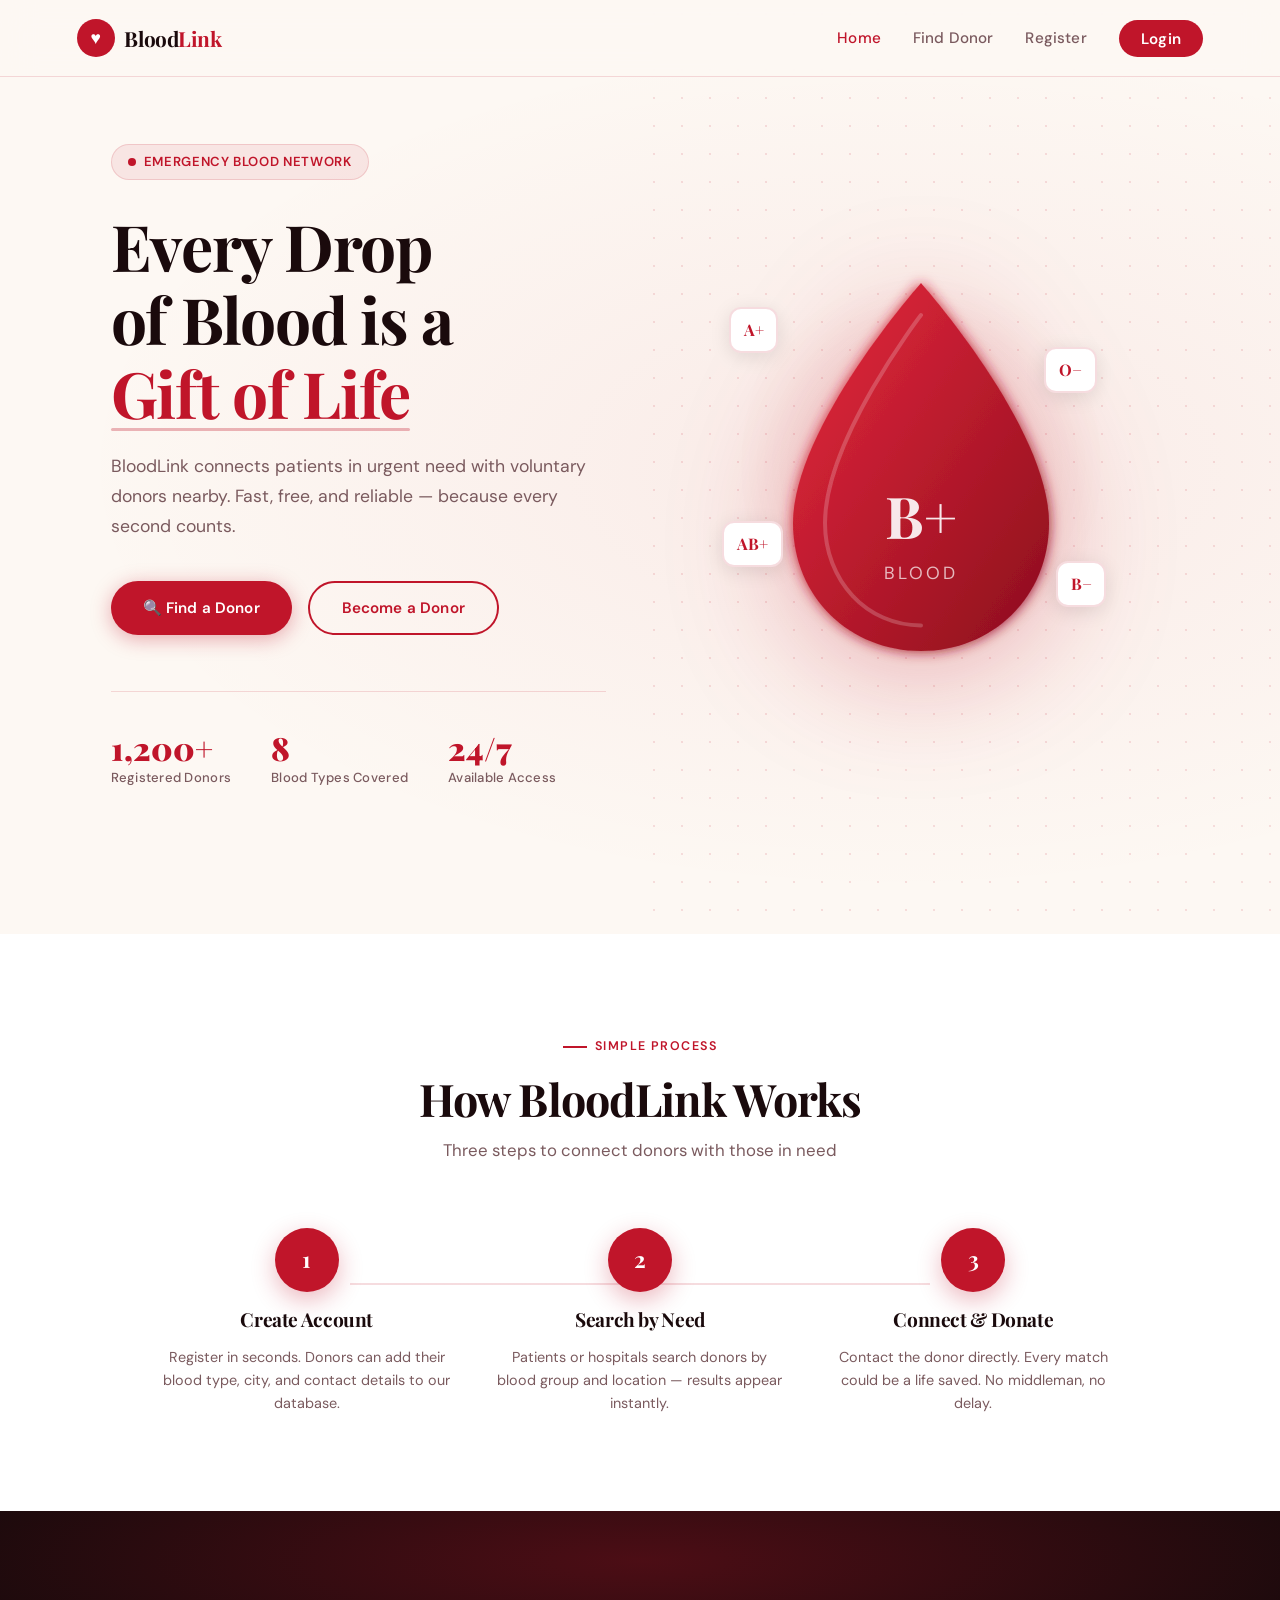
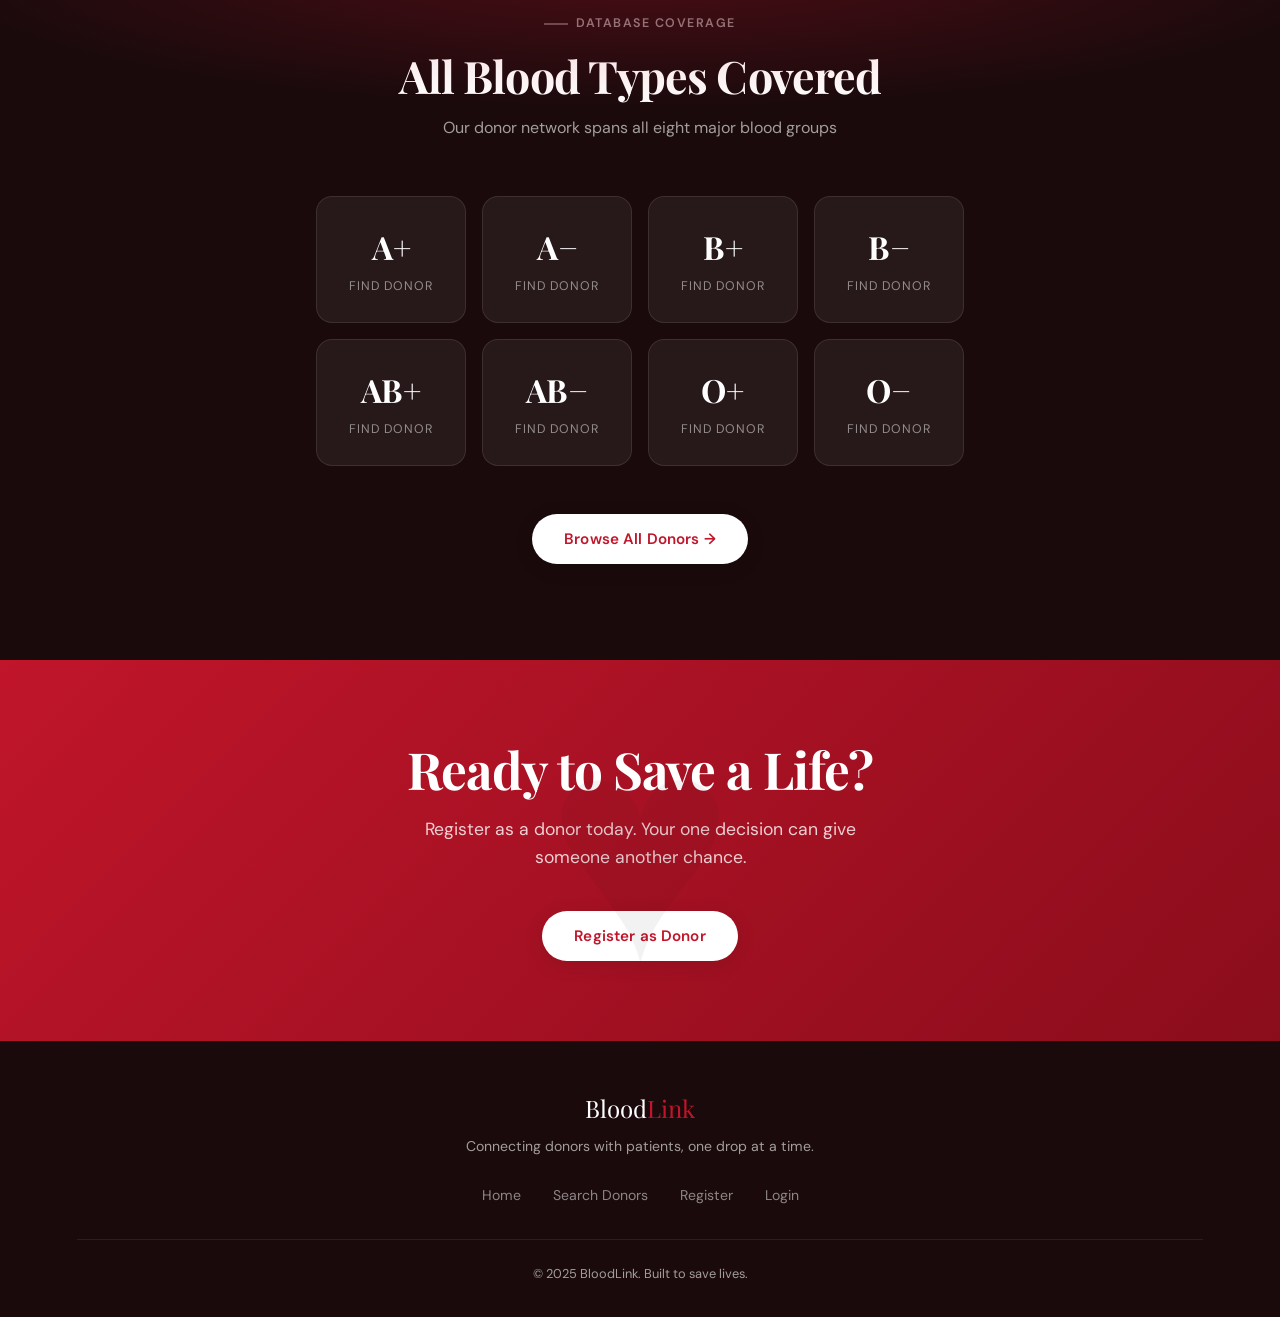
<file: src/main/webapp/index.html>
<!DOCTYPE html>
<html lang="en">
<head>
  <meta charset="UTF-8">
  <meta name="viewport" content="width=device-width, initial-scale=1.0">
  <title>BloodLink — Find Donors. Save Lives.</title>
  <link rel="stylesheet" href="style.css">
</head>
<body>

  <!-- ─── NAV ─────────────────────────────────────── -->
  <nav id="navbar">
    <a href="index.html" class="nav-logo">
      <div class="nav-logo-icon">♥</div>
      <span class="nav-logo-text">Blood<span>Link</span></span>
    </a>
    <ul class="nav-links">
      <li><a href="index.html" class="active">Home</a></li>
      <li><a href="search.html">Find Donor</a></li>
      <li><a href="auth.html">Register</a></li>
      <li><a href="auth.html" class="nav-cta">Login</a></li>
    </ul>
  </nav>

  <!-- ─── HERO ──────────────────────────────────────── -->
  <section class="hero">
    <div class="hero-bg"></div>
    <div class="hero-bg-dots"></div>

    <div class="hero-content">
      <div class="hero-eyebrow">
        <span class="hero-pulse"></span>
        Emergency Blood Network
      </div>

      <h1>Every Drop<br>of Blood is a<br><em>Gift of Life</em></h1>

      <p class="hero-desc">
        BloodLink connects patients in urgent need with voluntary donors nearby.
        Fast, free, and reliable — because every second counts.
      </p>

      <div class="hero-actions">
        <a href="search.html" class="btn btn-primary">
          🔍 Find a Donor
        </a>
        <a href="auth.html" class="btn btn-outline">
          Become a Donor
        </a>
      </div>

      <div class="hero-stats">
        <div class="stat-item">
          <strong>1,200+</strong>
          <span>Registered Donors</span>
        </div>
        <div class="stat-item">
          <strong>8</strong>
          <span>Blood Types Covered</span>
        </div>
        <div class="stat-item">
          <strong>24/7</strong>
          <span>Available Access</span>
        </div>
      </div>
    </div>

    <div class="hero-visual">
      <div class="blood-drop-container">
        <div class="blood-drop-bg"></div>
        <svg class="blood-drop-svg" viewBox="0 0 200 250" xmlns="http://www.w3.org/2000/svg">
          <defs>
            <linearGradient id="dropGrad" x1="0%" y1="0%" x2="100%" y2="100%">
              <stop offset="0%" style="stop-color:#E8293E"/>
              <stop offset="100%" style="stop-color:#8B0D1C"/>
            </linearGradient>
            <filter id="glow">
              <feGaussianBlur stdDeviation="4" result="coloredBlur"/>
              <feMerge>
                <feMergeNode in="coloredBlur"/>
                <feMergeNode in="SourceGraphic"/>
              </feMerge>
            </filter>
          </defs>
          <path d="M100 10 C100 10, 20 100, 20 160 C20 207, 56 240, 100 240 C144 240, 180 207, 180 160 C180 100, 100 10, 100 10 Z"
            fill="url(#dropGrad)" filter="url(#glow)"/>
          <path d="M100 30 C100 30, 40 108, 40 160 C40 196, 66 224, 100 224"
            fill="none" stroke="rgba(255,255,255,0.2)" stroke-width="2.5" stroke-linecap="round"/>
          <text x="100" y="170" text-anchor="middle"
            font-family="'Playfair Display', serif" font-size="36" font-weight="700"
            fill="white" opacity="0.9">B+</text>
          <text x="100" y="195" text-anchor="middle"
            font-family="'DM Sans', sans-serif" font-size="11"
            fill="rgba(255,255,255,0.7)" letter-spacing="2">BLOOD</text>
        </svg>
        <div class="blood-group-badges">
          <div class="badge">A+</div>
          <div class="badge">O−</div>
          <div class="badge">AB+</div>
          <div class="badge">B−</div>
        </div>
      </div>
    </div>
  </section>

  <!-- ─── HOW IT WORKS ────────────────────────────── -->
  <section class="how-it-works">
    <div class="section-label">Simple Process</div>
    <h2>How BloodLink Works</h2>
    <p class="how-subtitle">Three steps to connect donors with those in need</p>

    <div class="steps-grid">
      <div class="step-card">
        <div class="step-num">1</div>
        <h3>Create Account</h3>
        <p>Register in seconds. Donors can add their blood type, city, and contact details to our database.</p>
      </div>
      <div class="step-card">
        <div class="step-num">2</div>
        <h3>Search by Need</h3>
        <p>Patients or hospitals search donors by blood group and location — results appear instantly.</p>
      </div>
      <div class="step-card">
        <div class="step-num">3</div>
        <h3>Connect & Donate</h3>
        <p>Contact the donor directly. Every match could be a life saved. No middleman, no delay.</p>
      </div>
    </div>
  </section>

  <!-- ─── BLOOD GROUPS ─────────────────────────────── -->
  <section class="blood-groups">
    <div class="section-label">Database Coverage</div>
    <h2>All Blood Types Covered</h2>
    <p>Our donor network spans all eight major blood groups</p>

    <div class="bg-grid">
      <div class="bg-card" onclick="goSearch('A+')">
        <span class="bg-type">A+</span>
        <span class="bg-label">Find Donor</span>
      </div>
      <div class="bg-card" onclick="goSearch('A-')">
        <span class="bg-type">A−</span>
        <span class="bg-label">Find Donor</span>
      </div>
      <div class="bg-card" onclick="goSearch('B+')">
        <span class="bg-type">B+</span>
        <span class="bg-label">Find Donor</span>
      </div>
      <div class="bg-card" onclick="goSearch('B-')">
        <span class="bg-type">B−</span>
        <span class="bg-label">Find Donor</span>
      </div>
      <div class="bg-card" onclick="goSearch('AB+')">
        <span class="bg-type">AB+</span>
        <span class="bg-label">Find Donor</span>
      </div>
      <div class="bg-card" onclick="goSearch('AB-')">
        <span class="bg-type">AB−</span>
        <span class="bg-label">Find Donor</span>
      </div>
      <div class="bg-card" onclick="goSearch('O+')">
        <span class="bg-type">O+</span>
        <span class="bg-label">Find Donor</span>
      </div>
      <div class="bg-card" onclick="goSearch('O-')">
        <span class="bg-type">O−</span>
        <span class="bg-label">Find Donor</span>
      </div>
    </div>

    <a href="search.html" class="btn btn-white">Browse All Donors →</a>
  </section>

  <!-- ─── CTA ──────────────────────────────────────── -->
  <section class="cta-banner">
    <h2>Ready to Save a Life?</h2>
    <p>Register as a donor today. Your one decision can give someone another chance.</p>
    <a href="auth.html" class="btn btn-white">Register as Donor</a>
  </section>

  <!-- ─── FOOTER ───────────────────────────────────── -->
  <footer>
    <div class="footer-logo">Blood<span>Link</span></div>
    <p>Connecting donors with patients, one drop at a time.</p>
    <ul class="footer-links">
      <li><a href="index.html">Home</a></li>
      <li><a href="search.html">Search Donors</a></li>
      <li><a href="auth.html">Register</a></li>
      <li><a href="auth.html">Login</a></li>
    </ul>
    <div class="footer-copy">
      © 2025 BloodLink. Built to save lives.
    </div>
  </footer>

  <script>
    // Navbar scroll effect
    const navbar = document.getElementById('navbar');
    window.addEventListener('scroll', () => {
      navbar.classList.toggle('scrolled', window.scrollY > 50);
    });

    // Blood group quick search
    function goSearch(group) {
      window.location.href = `search.html?blood=${encodeURIComponent(group)}`;
    }
  </script>
</body>
</html>
</file>
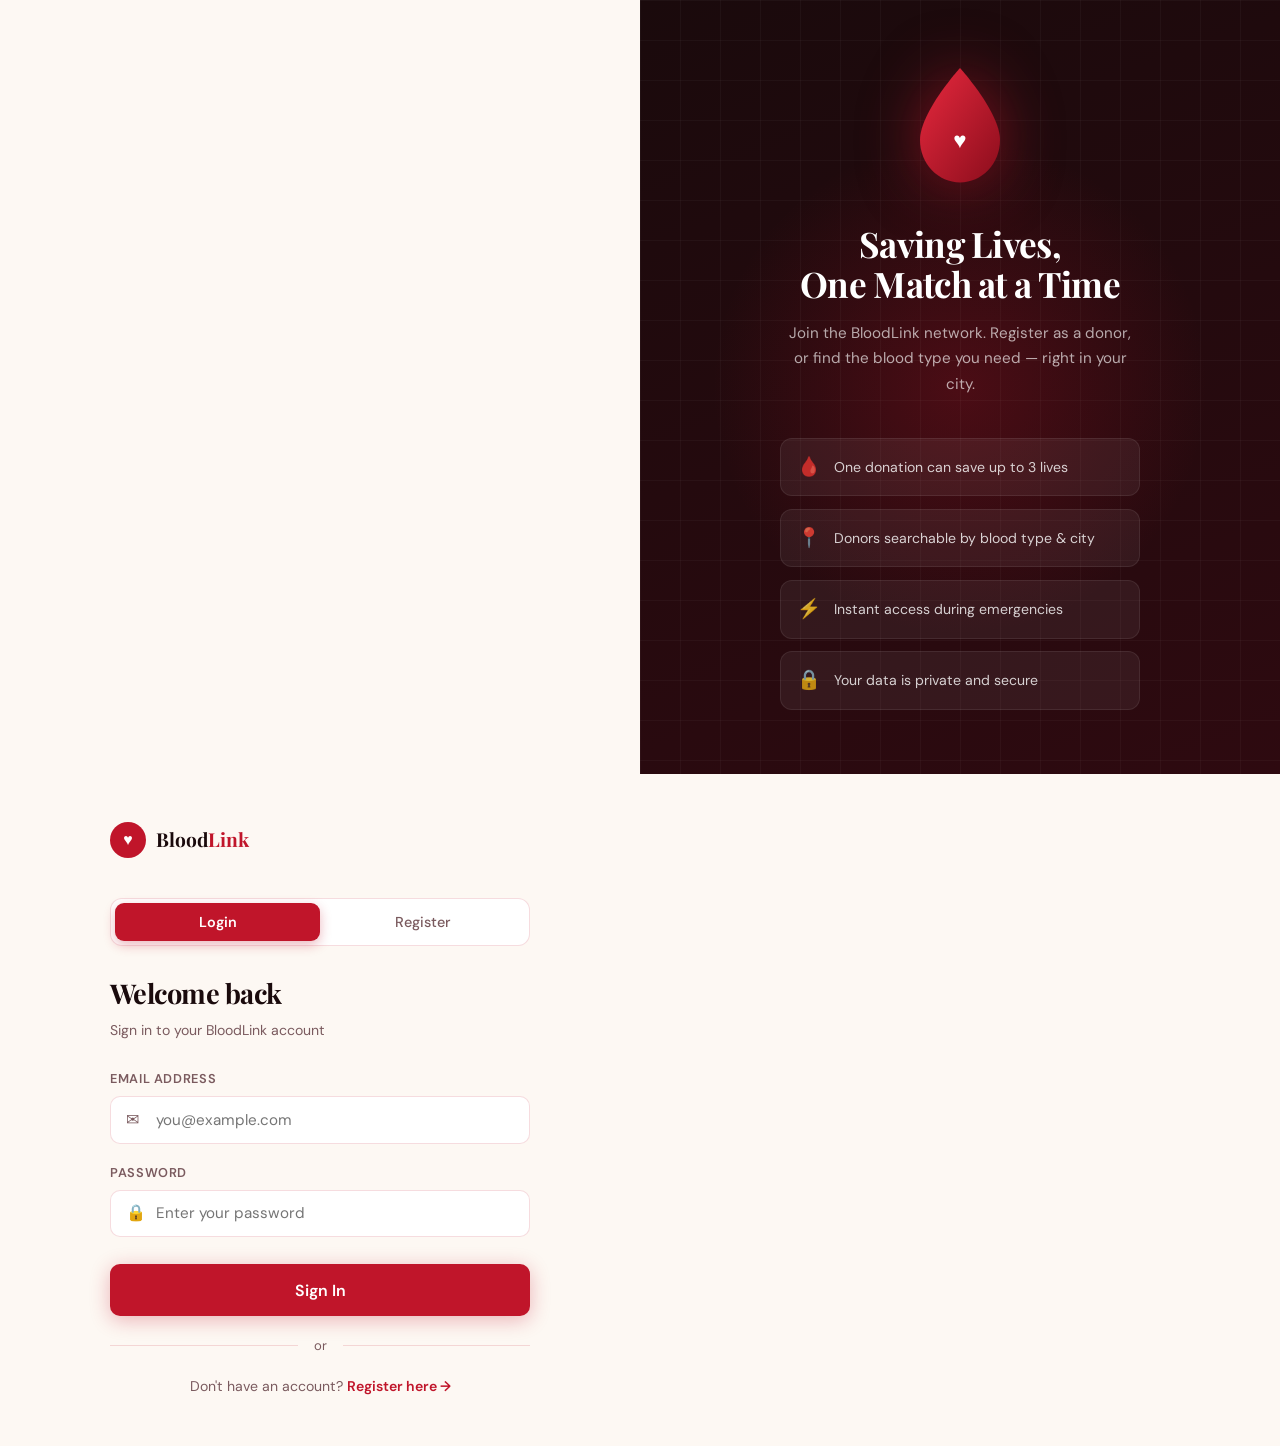
<file: src/main/webapp/auth.html>
<!DOCTYPE html>
<html lang="en">
<head>
  <meta charset="UTF-8">
  <meta name="viewport" content="width=device-width, initial-scale=1.0">
  <title>BloodLink — Sign In / Register</title>
  <link rel="stylesheet" href="style.css">
  <link rel="stylesheet" href="form.css">
</head>
<body>

  <div class="auth-page">


<div djguhdfyuhsb></div>

    <!-- ─── LEFT PANEL ─────────────────────────────── -->
    <div class="auth-panel">
      <div class="auth-panel-grid"></div>
      <div class="auth-panel-content">
        <svg class="auth-drop" viewBox="0 0 120 150" xmlns="http://www.w3.org/2000/svg">
          <defs>
            <linearGradient id="panelDropGrad" x1="0%" y1="0%" x2="100%" y2="100%">
              <stop offset="0%" style="stop-color:#E8293E"/>
              <stop offset="100%" style="stop-color:#8B0D1C"/>
            </linearGradient>
          </defs>
          <path d="M60 5 C60 5, 10 60, 10 95 C10 125, 33 148, 60 148 C87 148, 110 125, 110 95 C110 60, 60 5, 60 5Z"
            fill="url(#panelDropGrad)"/>
          <text x="60" y="105" text-anchor="middle"
            font-family="'Playfair Display', serif" font-size="28" font-weight="700"
            fill="white">♥</text>
        </svg>

        <h2>Saving Lives,<br>One Match at a Time</h2>
        <p>
          Join the BloodLink network. Register as a donor, or find the blood type
          you need — right in your city.
        </p>

        <div class="auth-facts">
          <div class="auth-fact">
            <span class="auth-fact-icon">🩸</span>
            One donation can save up to 3 lives
          </div>
          <div class="auth-fact">
            <span class="auth-fact-icon">📍</span>
            Donors searchable by blood type & city
          </div>
          <div class="auth-fact">
            <span class="auth-fact-icon">⚡</span>
            Instant access during emergencies
          </div>
          <div class="auth-fact">
            <span class="auth-fact-icon">🔒</span>
            Your data is private and secure
          </div>
        </div>
      </div>
    </div>

    <!-- ─── RIGHT FORM SIDE ────────────────────────── -->
    <div class="auth-form-side">
      <div class="auth-form-container">

        <a href="index.html" class="auth-logo">
          <div class="auth-logo-icon">♥</div>
          <span class="auth-logo-text">Blood<span>Link</span></span>
        </a>

        <!-- Tab Toggle -->
        <div class="auth-tabs">
          <button class="auth-tab active" id="tab-login" onclick="switchTab('login')">Login</button>
          <button class="auth-tab" id="tab-register" onclick="switchTab('register')">Register</button>
        </div>

        <!-- ── LOGIN FORM ──────────────────────────── -->
        <form class="auth-form active" id="form-login" onsubmit="handleLogin(event)">
          <h3>Welcome back</h3>
          <p class="sub">Sign in to your BloodLink account</p>

          <div class="form-field">
            <label>Email Address</label>
            <div class="input-wrap">
              <span class="input-icon">✉</span>
              <input type="email" id="login-email" placeholder="you@example.com" autocomplete="email">
            </div>
            <span class="field-error" id="login-email-err">Please enter a valid email.</span>
          </div>

          <div class="form-field">
            <label>Password</label>
            <div class="input-wrap">
              <span class="input-icon">🔒</span>
              <input type="password" id="login-pass" placeholder="Enter your password" autocomplete="current-password">
            </div>
            <span class="field-error" id="login-pass-err">Password must be at least 6 characters.</span>
          </div>

          <button type="submit" class="btn-auth" id="login-btn">Sign In</button>

          <div class="form-divider">or</div>

          <p style="text-align:center; font-size:0.88rem; color:var(--text-muted);">
            Don't have an account?
            <a href="#" onclick="switchTab('register')" style="color:var(--red); font-weight:600; text-decoration:none;">Register here →</a>
          </p>
        </form>

        <!-- ── REGISTER FORM ───────────────────────── -->
        <form class="auth-form" id="form-register" onsubmit="handleRegister(event)">
          <h3>Create Account</h3>
          <p class="sub">Join BloodLink as a donor or user</p>

          <!-- Users Table: name, email, password -->
          <div class="form-field">
            <label>Full Name</label>
            <div class="input-wrap">
              <span class="input-icon">👤</span>
              <input type="text" id="reg-name" placeholder="Your full name" autocomplete="name">
            </div>
            <span class="field-error" id="reg-name-err">Name is required.</span>
          </div>

          <div class="form-field">
            <label>Email Address</label>
            <div class="input-wrap">
              <span class="input-icon">✉</span>
              <input type="email" id="reg-email" placeholder="you@example.com" autocomplete="email">
            </div>
            <span class="field-error" id="reg-email-err">Please enter a valid email.</span>
          </div>

          <div class="form-field">
            <label>Password</label>
            <div class="input-wrap">
              <span class="input-icon">🔒</span>
              <input type="password" id="reg-pass" placeholder="Min. 6 characters" autocomplete="new-password">
            </div>
            <span class="field-error" id="reg-pass-err">Password must be at least 6 characters.</span>
          </div>

          <div class="form-field">
            <label>Confirm Password</label>
            <div class="input-wrap">
              <span class="input-icon">🔒</span>
              <input type="password" id="reg-pass2" placeholder="Repeat password" autocomplete="new-password">
            </div>
            <span class="field-error" id="reg-pass2-err">Passwords do not match.</span>
          </div>

          <!-- Donor Table: blood_group, city, contact (optional toggle) -->
          <div class="donor-toggle-wrap">
            <input type="checkbox" class="toggle-input" id="donor-check">
            <label for="donor-check" class="donor-toggle">
              <div class="toggle-switch"></div>
              <div>
                <div class="toggle-label">🩸 Register as Blood Donor</div>
                <div class="toggle-desc">Add your blood type & location to help others find you</div>
              </div>
            </label>

            <!-- Donor extra fields (blood_group, city, contact) -->
            <div class="donor-extra-fields" id="donor-fields">
              <div class="form-row">
                <div class="form-field">
                  <label>Blood Group</label>
                  <div class="input-wrap">
                    <span class="input-icon">🩸</span>
                    <select id="donor-blood" style="padding-left:2.8rem;">
                      <option value="">Select type</option>
                      <option>A+</option>
                      <option>A-</option>
                      <option>B+</option>
                      <option>B-</option>
                      <option>AB+</option>
                      <option>AB-</option>
                      <option>O+</option>
                      <option>O-</option>
                    </select>
                  </div>
                  <span class="field-error" id="donor-blood-err">Please select blood group.</span>
                </div>

                <div class="form-field">
                  <label>City</label>
                  <div class="input-wrap">
                    <span class="input-icon">📍</span>
                    <input type="text" id="donor-city" placeholder="Your city">
                  </div>
                  <span class="field-error" id="donor-city-err">City is required.</span>
                </div>
              </div>

              <div class="form-field">
                <label>Contact Number</label>
                <div class="input-wrap">
                  <span class="input-icon">📞</span>
                  <input type="tel" id="donor-contact" placeholder="+91 00000 00000">
                </div>
                <span class="field-error" id="donor-contact-err">Please enter a contact number.</span>
              </div>
            </div>
          </div>

          <button type="submit" class="btn-auth" id="reg-btn">Create Account</button>

          <p style="text-align:center; font-size:0.88rem; color:var(--text-muted);">
            Already registered?
            <a href="#" onclick="switchTab('login')" style="color:var(--red); font-weight:600; text-decoration:none;">Sign in →</a>
          </p>
        </form>

        <!-- ── SUCCESS STATE ───────────────────────── -->
        <div class="auth-success" id="auth-success">
          <div class="success-icon">✅</div>
          <h3 id="success-title">You're in!</h3>
          <p id="success-msg">Welcome to BloodLink. You can now find or connect with blood donors.</p>
          <a href="search.html" class="btn-auth" style="display:inline-block; text-align:center; text-decoration:none; margin-top:0.5rem;">
            Search Donors →
          </a>
        </div>

      </div>
    </div>
  </div>

  <!-- Toast -->
  <div class="toast" id="toast"></div>

  <script>
    // ─── TAB SWITCH ─────────────────────────────────
    function switchTab(tab) {
      const isLogin = tab === 'login';
      document.getElementById('tab-login').classList.toggle('active', isLogin);
      document.getElementById('tab-register').classList.toggle('active', !isLogin);
      document.getElementById('form-login').classList.toggle('active', isLogin);
      document.getElementById('form-register').classList.toggle('active', !isLogin);
      document.getElementById('auth-success').classList.remove('show');
    }

    // ─── DONOR TOGGLE ───────────────────────────────
    const donorCheck = document.getElementById('donor-check');
    donorCheck.addEventListener('change', () => {
      document.getElementById('donor-fields').classList.toggle('show', donorCheck.checked);
    });

    // ─── VALIDATION HELPERS ──────────────────────────
    function showErr(id, msg) {
      const el = document.getElementById(id);
      el.textContent = msg;
      el.classList.add('show');
      el.previousElementSibling?.querySelector('input, select')?.classList.add('error');
    }

    function clearErr(id) {
      const el = document.getElementById(id);
      el.classList.remove('show');
    }

    function val(id) { return document.getElementById(id).value.trim(); }

    // ─── LOGIN ──────────────────────────────────────
    function handleLogin(e) {
      e.preventDefault();
      let valid = true;

      clearErr('login-email-err'); clearErr('login-pass-err');

      const email = val('login-email');
      const pass  = val('login-pass');

      if (!email || !email.includes('@')) { showErr('login-email-err', 'Enter a valid email.'); valid = false; }
      if (pass.length < 6)                { showErr('login-pass-err', 'Password must be ≥ 6 chars.'); valid = false; }

      if (!valid) return;

      // Simulate login (frontend demo — no backend)
      const users = JSON.parse(localStorage.getItem('bl_users') || '[]');
      const found = users.find(u => u.email === email && u.password === pass);

      if (!found) {
        showToast('Invalid email or password.', 'error');
        return;
      }

      localStorage.setItem('bl_current_user', JSON.stringify(found));
      showSuccess(`Welcome back, ${found.name}!`, 'You are now signed in to BloodLink.');
    }

    // ─── REGISTER ───────────────────────────────────
    function handleRegister(e) {
      e.preventDefault();
      let valid = true;

      ['reg-name-err','reg-email-err','reg-pass-err','reg-pass2-err',
       'donor-blood-err','donor-city-err','donor-contact-err'].forEach(clearErr);

      const name  = val('reg-name');
      const email = val('reg-email');
      const pass  = val('reg-pass');
      const pass2 = val('reg-pass2');
      const isDonor = donorCheck.checked;

      if (!name)                       { showErr('reg-name-err', 'Name is required.');              valid = false; }
      if (!email || !email.includes('@')){ showErr('reg-email-err', 'Enter a valid email.');         valid = false; }
      if (pass.length < 6)             { showErr('reg-pass-err', 'Password must be ≥ 6 chars.');    valid = false; }
      if (pass !== pass2)              { showErr('reg-pass2-err', 'Passwords do not match.');        valid = false; }

      let bloodGroup = '', city = '', contact = '';
      if (isDonor) {
        bloodGroup = val('donor-blood');
        city       = val('donor-city');
        contact    = val('donor-contact');
        if (!bloodGroup) { showErr('donor-blood-err', 'Select a blood group.'); valid = false; }
        if (!city)       { showErr('donor-city-err', 'City is required.');      valid = false; }
        if (!contact)    { showErr('donor-contact-err', 'Contact is required.');valid = false; }
      }

      if (!valid) return;

      // Persist to localStorage (simulates Users + Donors tables)
      const users  = JSON.parse(localStorage.getItem('bl_users')  || '[]');
      const donors = JSON.parse(localStorage.getItem('bl_donors') || '[]');

      if (users.find(u => u.email === email)) {
        showErr('reg-email-err', 'Email already registered.');
        return;
      }

      const userId = Date.now();
      const newUser = { user_id: userId, name, email, password: pass };
      users.push(newUser);
      localStorage.setItem('bl_users', JSON.stringify(users));

      if (isDonor) {
        const donorId = userId + 1;
        donors.push({ donor_id: donorId, user_id: userId, blood_group: bloodGroup, city, contact, name });
        localStorage.setItem('bl_donors', JSON.stringify(donors));
      }

      localStorage.setItem('bl_current_user', JSON.stringify(newUser));
      showSuccess('Account Created!', isDonor
        ? `You are now registered as a ${bloodGroup} donor in ${city}.`
        : 'Welcome to BloodLink. You can now search for donors.');
    }

    // ─── SUCCESS STATE ──────────────────────────────
    function showSuccess(title, msg) {
      document.getElementById('form-login').classList.remove('active');
      document.getElementById('form-register').classList.remove('active');
      document.getElementById('success-title').textContent = title;
      document.getElementById('success-msg').textContent = msg;
      document.getElementById('auth-success').classList.add('show');
    }

    // ─── TOAST ──────────────────────────────────────
    function showToast(msg, type = 'success') {
      const t = document.getElementById('toast');
      t.textContent = msg;
      t.className = `toast ${type} show`;
      setTimeout(() => t.classList.remove('show'), 3500);
    }

    // ─── URL PARAM: open register tab ───────────────
    if (new URLSearchParams(location.search).get('tab') === 'register') {
      switchTab('register');
    }
  </script>
</body>
</html>
</file>
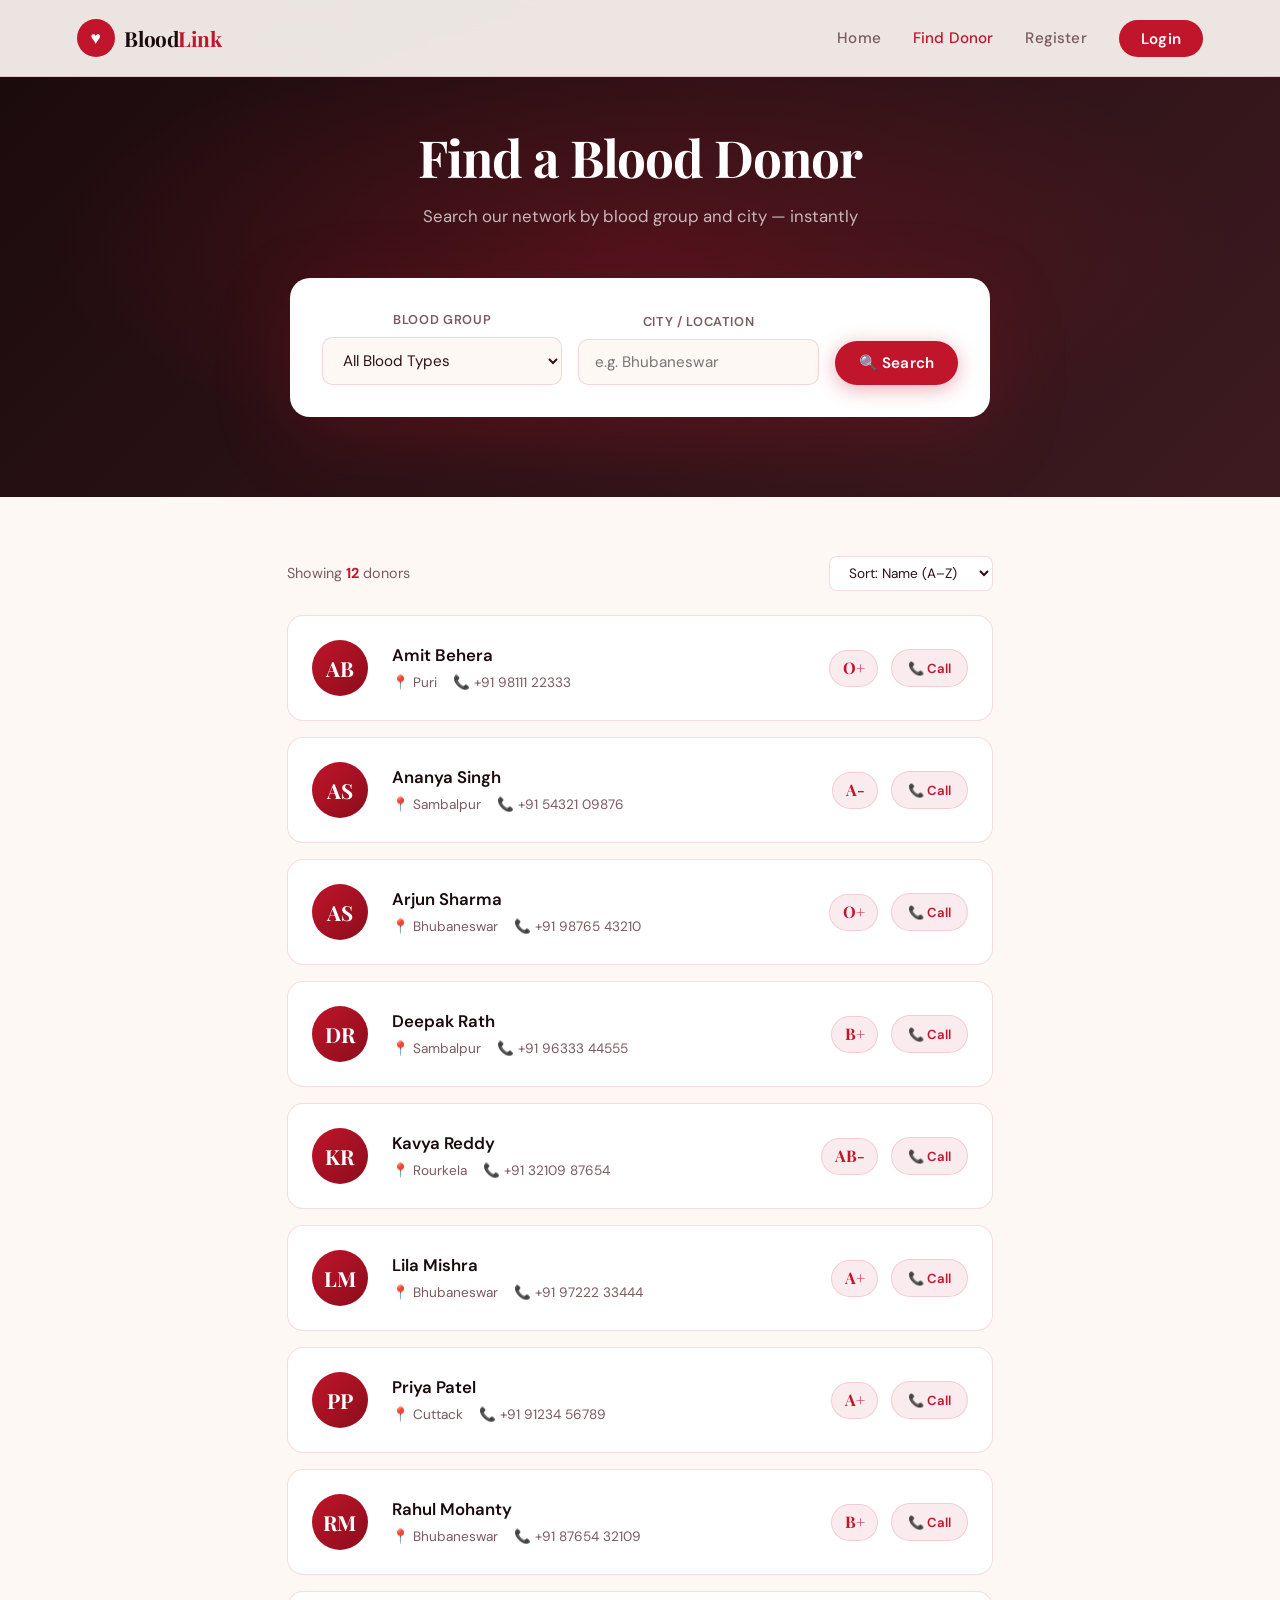
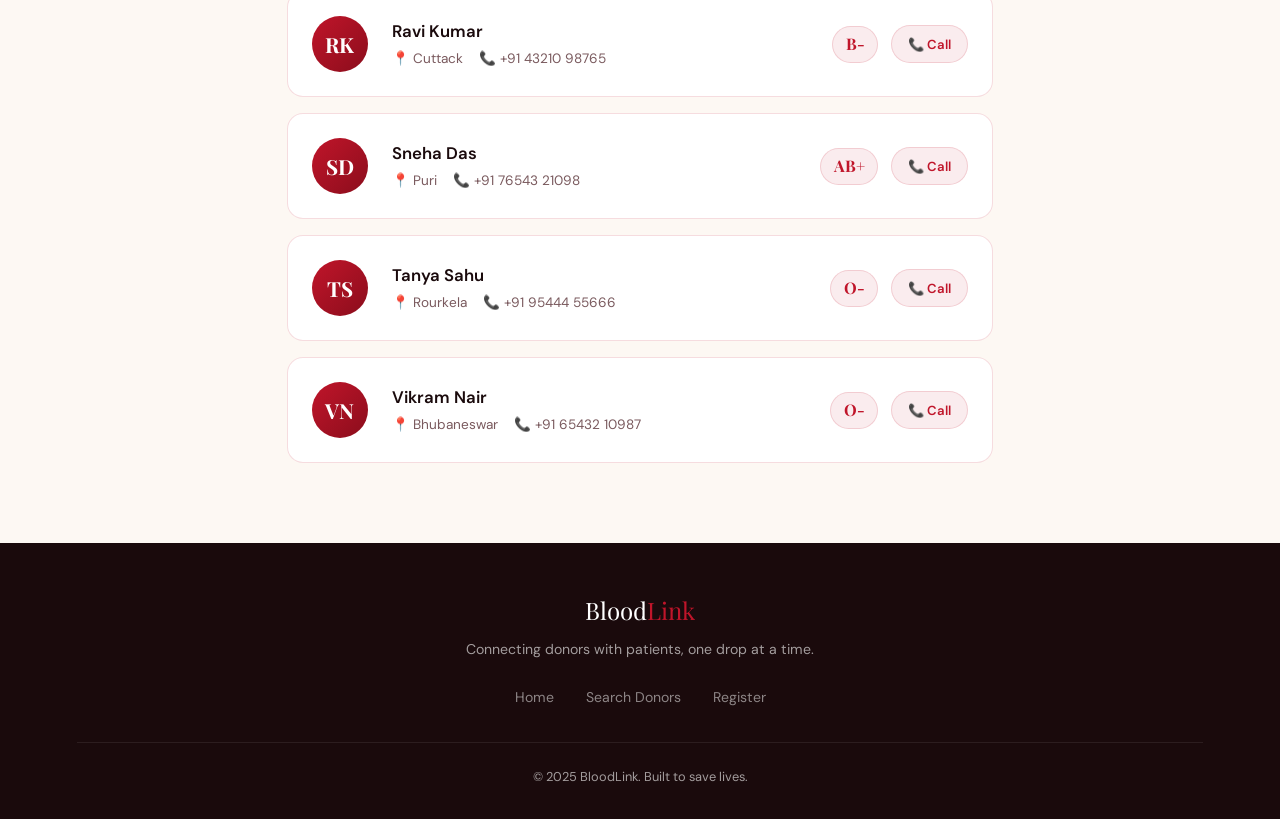
<file: src/main/webapp/search.html>
<!DOCTYPE html>
<html lang="en">
<head>
  <meta charset="UTF-8">
  <meta name="viewport" content="width=device-width, initial-scale=1.0">
  <title>BloodLink — Find a Donor</title>
  <link rel="stylesheet" href="style.css">
  <style>
    /* Page-specific additions */
    body { padding-top: 0; }

    .page-wrap {
      min-height: calc(100vh - 80px);
    }

    .results-section {
      max-width: 860px;
      margin: 0 auto;
      padding: 2.5rem 6% 5rem;
    }

    .results-toolbar {
      display: flex;
      justify-content: space-between;
      align-items: center;
      margin-bottom: 1.5rem;
      flex-wrap: wrap;
      gap: 1rem;
    }

    .results-count {
      font-size: 0.9rem;
      color: var(--text-muted);
    }

    .results-count strong { color: var(--red); }

    .sort-select {
      padding: 0.45rem 0.9rem;
      border: 1.5px solid var(--border);
      border-radius: 8px;
      font-family: 'DM Sans', sans-serif;
      font-size: 0.85rem;
      color: var(--text);
      background: white;
      outline: none;
      cursor: pointer;
    }

    .sort-select:focus { border-color: var(--red); }

    .donors-grid {
      display: flex;
      flex-direction: column;
      gap: 1rem;
    }

    .no-results {
      text-align: center;
      padding: 5rem 2rem;
      color: var(--text-muted);
      background: white;
      border-radius: 16px;
      border: 1px dashed var(--border);
    }

    .no-results .nr-icon {
      font-size: 3.5rem;
      margin-bottom: 1rem;
    }

    .no-results h3 {
      font-family: 'Playfair Display', serif;
      color: var(--dark);
      font-size: 1.4rem;
      margin-bottom: 0.5rem;
    }

    .no-results p {
      font-size: 0.9rem;
      max-width: 320px;
      margin: 0 auto 1.5rem;
    }

    .contact-btn {
      display: inline-flex;
      align-items: center;
      gap: 0.4rem;
      background: rgba(192,21,42,0.08);
      color: var(--red);
      border: 1px solid var(--border);
      padding: 0.45rem 1rem;
      border-radius: 50px;
      font-size: 0.82rem;
      font-weight: 600;
      cursor: pointer;
      transition: all 0.2s;
      text-decoration: none;
    }

    .contact-btn:hover {
      background: var(--red);
      color: white;
      border-color: var(--red);
    }

    .donor-card {
      position: relative;
    }

    .donor-card-delay-1 { animation-delay: 0.05s; }
    .donor-card-delay-2 { animation-delay: 0.1s; }
    .donor-card-delay-3 { animation-delay: 0.15s; }
    .donor-card-delay-4 { animation-delay: 0.2s; }
    .donor-card-delay-5 { animation-delay: 0.25s; }

    .loading-state {
      text-align: center;
      padding: 3rem;
      color: var(--text-muted);
    }

    .spinner {
      width: 36px;
      height: 36px;
      border: 3px solid var(--border);
      border-top-color: var(--red);
      border-radius: 50%;
      animation: spin 0.8s linear infinite;
      margin: 0 auto 1rem;
    }

    @keyframes spin {
      to { transform: rotate(360deg); }
    }

    /* Active filter tags */
    .filter-tags {
      display: flex;
      gap: 0.5rem;
      flex-wrap: wrap;
      margin-bottom: 1.2rem;
    }

    .filter-tag {
      display: inline-flex;
      align-items: center;
      gap: 0.4rem;
      background: rgba(192,21,42,0.08);
      border: 1px solid var(--border);
      color: var(--red);
      padding: 0.3rem 0.8rem;
      border-radius: 50px;
      font-size: 0.8rem;
      font-weight: 600;
    }

    .filter-tag button {
      background: none;
      border: none;
      color: var(--red);
      cursor: pointer;
      padding: 0;
      font-size: 0.85rem;
      line-height: 1;
    }

    /* Pagination */
    .pagination {
      display: flex;
      justify-content: center;
      gap: 0.4rem;
      margin-top: 2.5rem;
    }

    .page-btn {
      width: 38px;
      height: 38px;
      border-radius: 8px;
      border: 1.5px solid var(--border);
      background: white;
      color: var(--text-muted);
      font-size: 0.9rem;
      cursor: pointer;
      transition: all 0.2s;
      font-family: 'DM Sans', sans-serif;
    }

    .page-btn:hover, .page-btn.active {
      background: var(--red);
      color: white;
      border-color: var(--red);
    }

    /* Mobile search box adjustments */
    @media (max-width: 700px) {
      .search-row {
        grid-template-columns: 1fr;
      }
    }
  </style>
</head>
<body>

  <!-- ─── NAV ─────────────────────────────────────── -->
  <nav id="navbar">
    <a href="index.html" class="nav-logo">
      <div class="nav-logo-icon">♥</div>
      <span class="nav-logo-text">Blood<span>Link</span></span>
    </a>
    <ul class="nav-links">
      <li><a href="index.html">Home</a></li>
      <li><a href="search.html" class="active">Find Donor</a></li>
      <li><a href="auth.html">Register</a></li>
      <li><a href="auth.html" class="nav-cta">Login</a></li>
    </ul>
  </nav>

  <div class="page-wrap">

    <!-- ─── SEARCH HERO ──────────────────────────── -->
    <div class="search-hero">
      <h1>Find a Blood Donor</h1>
      <p>Search our network by blood group and city — instantly</p>

      <div class="search-box">
        <div class="search-row">
          <div class="field-group">
            <label>Blood Group</label>
            <select id="filter-blood">
              <option value="">All Blood Types</option>
              <option>A+</option>
              <option>A-</option>
              <option>B+</option>
              <option>B-</option>
              <option>AB+</option>
              <option>AB-</option>
              <option>O+</option>
              <option>O-</option>
            </select>
          </div>

          <div class="field-group">
            <label>City / Location</label>
            <input type="text" id="filter-city" placeholder="e.g. Bhubaneswar">
          </div>

          <button class="btn btn-primary" onclick="runSearch()" style="white-space:nowrap; padding: 0.75rem 1.5rem;">
            🔍 Search
          </button>
        </div>
      </div>
    </div>

    <!-- ─── RESULTS ──────────────────────────────── -->
    <div class="results-section">

      <div id="filter-tags" class="filter-tags"></div>

      <div class="results-toolbar">
        <div class="results-count" id="results-count">
          Showing <strong id="count-num">—</strong> donors
        </div>
        <select class="sort-select" id="sort-select" onchange="sortAndRender()">
          <option value="name">Sort: Name (A–Z)</option>
          <option value="blood">Sort: Blood Group</option>
          <option value="city">Sort: City</option>
        </select>
      </div>

      <div id="results-container">
        <div class="loading-state">
          <div class="spinner"></div>
          Loading donors…
        </div>
      </div>

    </div>
  </div>

  <!-- ─── FOOTER ───────────────────────────────────── -->
  <footer>
    <div class="footer-logo">Blood<span>Link</span></div>
    <p>Connecting donors with patients, one drop at a time.</p>
    <ul class="footer-links">
      <li><a href="index.html">Home</a></li>
      <li><a href="search.html">Search Donors</a></li>
      <li><a href="auth.html">Register</a></li>
    </ul>
    <div class="footer-copy">© 2025 BloodLink. Built to save lives.</div>
  </footer>

  <!-- Toast -->
  <div class="toast" id="toast"></div>

  <script>
    // ─── SEED DATA (Donors Table) ────────────────────
    const SEED_DONORS = [
      { donor_id: 1, user_id: 101, name: 'Arjun Sharma',    blood_group: 'O+',  city: 'Bhubaneswar', contact: '+91 98765 43210' },
      { donor_id: 2, user_id: 102, name: 'Priya Patel',     blood_group: 'A+',  city: 'Cuttack',     contact: '+91 91234 56789' },
      { donor_id: 3, user_id: 103, name: 'Rahul Mohanty',   blood_group: 'B+',  city: 'Bhubaneswar', contact: '+91 87654 32109' },
      { donor_id: 4, user_id: 104, name: 'Sneha Das',       blood_group: 'AB+', city: 'Puri',        contact: '+91 76543 21098' },
      { donor_id: 5, user_id: 105, name: 'Vikram Nair',     blood_group: 'O-',  city: 'Bhubaneswar', contact: '+91 65432 10987' },
      { donor_id: 6, user_id: 106, name: 'Ananya Singh',    blood_group: 'A-',  city: 'Sambalpur',   contact: '+91 54321 09876' },
      { donor_id: 7, user_id: 107, name: 'Ravi Kumar',      blood_group: 'B-',  city: 'Cuttack',     contact: '+91 43210 98765' },
      { donor_id: 8, user_id: 108, name: 'Kavya Reddy',     blood_group: 'AB-', city: 'Rourkela',    contact: '+91 32109 87654' },
      { donor_id: 9, user_id: 109, name: 'Amit Behera',     blood_group: 'O+',  city: 'Puri',        contact: '+91 98111 22333' },
      { donor_id:10, user_id: 110, name: 'Lila Mishra',     blood_group: 'A+',  city: 'Bhubaneswar', contact: '+91 97222 33444' },
      { donor_id:11, user_id: 111, name: 'Deepak Rath',     blood_group: 'B+',  city: 'Sambalpur',   contact: '+91 96333 44555' },
      { donor_id:12, user_id: 112, name: 'Tanya Sahu',      blood_group: 'O-',  city: 'Rourkela',    contact: '+91 95444 55666' },
    ];

    // ─── STATE ───────────────────────────────────────
    let allDonors  = [];
    let displayed  = [];
    let activeBlood = '';
    let activeCity  = '';

    // ─── INIT ────────────────────────────────────────
    window.addEventListener('DOMContentLoaded', () => {
      // Navbar scroll
      const navbar = document.getElementById('navbar');
      window.addEventListener('scroll', () => navbar.classList.toggle('scrolled', scrollY > 50));

      // Merge seed + registered donors
      const registered = JSON.parse(localStorage.getItem('bl_donors') || '[]');
      allDonors = [...SEED_DONORS, ...registered];

      // Read URL params
      const params = new URLSearchParams(location.search);
      const bloodParam = params.get('blood') || '';
      const cityParam  = params.get('city')  || '';

      if (bloodParam) {
        document.getElementById('filter-blood').value = bloodParam;
        activeBlood = bloodParam;
      }
      if (cityParam) {
        document.getElementById('filter-city').value = cityParam;
        activeCity = cityParam;
      }

      runSearch();
    });

    // Enter key search
    document.addEventListener('keydown', e => {
      if (e.key === 'Enter') runSearch();
    });

    // ─── SEARCH ──────────────────────────────────────
    function runSearch() {
      activeBlood = document.getElementById('filter-blood').value;
      activeCity  = document.getElementById('filter-city').value.trim().toLowerCase();

      // Update URL silently
      const params = new URLSearchParams();
      if (activeBlood) params.set('blood', activeBlood);
      if (activeCity)  params.set('city', activeCity);
      history.replaceState(null, '', `search.html${params.toString() ? '?' + params : ''}`);

      displayed = allDonors.filter(d => {
        const matchBlood = !activeBlood || d.blood_group === activeBlood;
        const matchCity  = !activeCity  || d.city.toLowerCase().includes(activeCity);
        return matchBlood && matchCity;
      });

      renderFilterTags();
      sortAndRender();
    }

    // ─── SORT ─────────────────────────────────────────
    function sortAndRender() {
      const key = document.getElementById('sort-select').value;
      displayed.sort((a, b) => {
        if (key === 'blood') return a.blood_group.localeCompare(b.blood_group);
        if (key === 'city')  return a.city.localeCompare(b.city);
        return a.name.localeCompare(b.name);
      });
      renderResults();
    }

    // ─── RENDER RESULTS ───────────────────────────────
    function renderResults() {
      const container = document.getElementById('results-container');
      document.getElementById('count-num').textContent = displayed.length;

      if (displayed.length === 0) {
        container.innerHTML = `
          <div class="no-results">
            <div class="nr-icon">🩸</div>
            <h3>No Donors Found</h3>
            <p>Try adjusting your filters. More donors join every day!</p>
            <a href="auth.html?tab=register" class="btn btn-primary" style="text-decoration:none; display:inline-flex;">
              Register as Donor
            </a>
          </div>`;
        return;
      }

      const html = displayed.map((d, i) => {
        const initials = d.name.split(' ').map(w => w[0]).join('').slice(0,2).toUpperCase();
        const delay = Math.min(i, 5);
        return `
          <div class="donor-card donor-card-delay-${delay}">
            <div class="donor-avatar">${initials}</div>
            <div class="donor-info">
              <div class="donor-name">${escHtml(d.name)}</div>
              <div class="donor-meta">
                <span>📍 ${escHtml(d.city)}</span>
                <span>📞 ${escHtml(d.contact)}</span>
              </div>
            </div>
            <div style="display:flex; align-items:center; gap:0.8rem; flex-shrink:0; flex-wrap:wrap;">
              <div class="donor-blood-badge">${escHtml(d.blood_group)}</div>
              <a href="tel:${escHtml(d.contact)}" class="contact-btn">📞 Call</a>
            </div>
          </div>`;
      }).join('');

      container.innerHTML = `<div class="donors-grid">${html}</div>`;
    }

    // ─── FILTER TAGS ──────────────────────────────────
    function renderFilterTags() {
      const wrap = document.getElementById('filter-tags');
      let tags = '';
      if (activeBlood) tags += `<div class="filter-tag">🩸 ${escHtml(activeBlood)} <button onclick="clearFilter('blood')">✕</button></div>`;
      if (activeCity)  tags += `<div class="filter-tag">📍 ${escHtml(activeCity)} <button onclick="clearFilter('city')">✕</button></div>`;
      wrap.innerHTML = tags;
    }

    function clearFilter(type) {
      if (type === 'blood') {
        document.getElementById('filter-blood').value = '';
        activeBlood = '';
      } else {
        document.getElementById('filter-city').value = '';
        activeCity = '';
      }
      runSearch();
    }

    // ─── UTILITY ──────────────────────────────────────
    function escHtml(str) {
      return String(str)
        .replace(/&/g,'&amp;').replace(/</g,'&lt;')
        .replace(/>/g,'&gt;').replace(/"/g,'&quot;');
    }

    function showToast(msg, type = 'success') {
      const t = document.getElementById('toast');
      t.textContent = msg;
      t.className = `toast ${type} show`;
      setTimeout(() => t.classList.remove('show'), 3500);
    }
  </script>

</body>
</html>
</file>
<file: src/main/webapp/style.css>
@import url('https://fonts.googleapis.com/css2?family=Playfair+Display:wght@700;900&family=DM+Sans:wght@300;400;500;600&display=swap');

:root {
  --red: #C0152A;
  --red-dark: #8B0D1C;
  --red-light: #E8293E;
  --cream: #FDF8F3;
  --warm-gray: #F2EDE8;
  --dark: #1A0A0C;
  --mid: #3D1A20;
  --text: #2C1215;
  --text-muted: #7A5A5E;
  --white: #FFFFFF;
  --border: rgba(192, 21, 42, 0.15);
  --shadow: 0 8px 40px rgba(192, 21, 42, 0.12);
  --shadow-lg: 0 20px 80px rgba(192, 21, 42, 0.2);
}

*, *::before, *::after {
  box-sizing: border-box;
  margin: 0;
  padding: 0;
}

html {
  scroll-behavior: smooth;
}

body {
  font-family: 'DM Sans', sans-serif;
  background-color: var(--cream);
  color: var(--text);
  line-height: 1.6;
  overflow-x: hidden;
}

/* ─── NAV ─────────────────────────────────────────── */
nav {
  position: fixed;
  top: 0; left: 0; right: 0;
  z-index: 100;
  display: flex;
  align-items: center;
  justify-content: space-between;
  padding: 1.2rem 6%;
  background: rgba(253, 248, 243, 0.92);
  backdrop-filter: blur(16px);
  border-bottom: 1px solid var(--border);
  transition: box-shadow 0.3s;
}

nav.scrolled {
  box-shadow: var(--shadow);
}

.nav-logo {
  display: flex;
  align-items: center;
  gap: 0.6rem;
  text-decoration: none;
}

.nav-logo-icon {
  width: 38px;
  height: 38px;
  background: var(--red);
  border-radius: 50%;
  display: flex;
  align-items: center;
  justify-content: center;
  font-size: 1.1rem;
  color: white;
  flex-shrink: 0;
}

.nav-logo-text {
  font-family: 'Playfair Display', serif;
  font-size: 1.3rem;
  font-weight: 700;
  color: var(--dark);
  letter-spacing: -0.02em;
}

.nav-logo-text span {
  color: var(--red);
}

.nav-links {
  display: flex;
  align-items: center;
  gap: 2rem;
  list-style: none;
}

.nav-links a {
  text-decoration: none;
  color: var(--text-muted);
  font-weight: 500;
  font-size: 0.95rem;
  transition: color 0.2s;
  letter-spacing: 0.01em;
}

.nav-links a:hover, .nav-links a.active {
  color: var(--red);
}

.nav-cta {
  background: var(--red) !important;
  color: white !important;
  padding: 0.55rem 1.4rem;
  border-radius: 50px;
  font-weight: 600 !important;
  transition: background 0.2s, transform 0.2s !important;
}

.nav-cta:hover {
  background: var(--red-dark) !important;
  transform: translateY(-1px);
}

/* ─── BUTTONS ─────────────────────────────────────── */
.btn {
  display: inline-flex;
  align-items: center;
  gap: 0.5rem;
  padding: 0.8rem 2rem;
  border-radius: 50px;
  font-family: 'DM Sans', sans-serif;
  font-weight: 600;
  font-size: 0.95rem;
  cursor: pointer;
  border: none;
  text-decoration: none;
  transition: all 0.25s;
  letter-spacing: 0.01em;
}

.btn-primary {
  background: var(--red);
  color: white;
  box-shadow: 0 4px 20px rgba(192, 21, 42, 0.35);
}

.btn-primary:hover {
  background: var(--red-dark);
  transform: translateY(-2px);
  box-shadow: 0 8px 30px rgba(192, 21, 42, 0.4);
}

.btn-outline {
  background: transparent;
  color: var(--red);
  border: 2px solid var(--red);
}

.btn-outline:hover {
  background: var(--red);
  color: white;
  transform: translateY(-2px);
}

.btn-white {
  background: white;
  color: var(--red);
  box-shadow: 0 4px 20px rgba(0,0,0,0.1);
}

.btn-white:hover {
  transform: translateY(-2px);
  box-shadow: 0 8px 30px rgba(0,0,0,0.15);
}

/* ─── SECTION LAYOUT ──────────────────────────────── */
section {
  padding: 6rem 6%;
}

.section-label {
  display: inline-flex;
  align-items: center;
  gap: 0.5rem;
  font-size: 0.78rem;
  font-weight: 600;
  letter-spacing: 0.12em;
  text-transform: uppercase;
  color: var(--red);
  margin-bottom: 1rem;
}

.section-label::before {
  content: '';
  width: 24px;
  height: 2px;
  background: var(--red);
}

h1, h2, h3 {
  font-family: 'Playfair Display', serif;
  line-height: 1.15;
  letter-spacing: -0.02em;
}

/* ─── HERO ────────────────────────────────────────── */
.hero {
  min-height: 100vh;
  display: grid;
  grid-template-columns: 1fr 1fr;
  align-items: center;
  padding-top: 6rem;
  position: relative;
  overflow: hidden;
}

.hero-bg {
  position: absolute;
  inset: 0;
  background: radial-gradient(ellipse at 70% 50%, rgba(192,21,42,0.06) 0%, transparent 65%);
  pointer-events: none;
}

.hero-bg-dots {
  position: absolute;
  top: 0; right: 0;
  width: 50%;
  height: 100%;
  background-image: radial-gradient(circle, rgba(192,21,42,0.12) 1px, transparent 1px);
  background-size: 28px 28px;
  pointer-events: none;
}

.hero-content {
  padding: 3rem 6%;
  animation: heroFadeIn 0.9s ease both;
}

@keyframes heroFadeIn {
  from { opacity: 0; transform: translateY(30px); }
  to { opacity: 1; transform: translateY(0); }
}

.hero-eyebrow {
  display: inline-flex;
  align-items: center;
  gap: 0.5rem;
  background: rgba(192,21,42,0.08);
  border: 1px solid var(--border);
  padding: 0.4rem 1rem;
  border-radius: 50px;
  font-size: 0.82rem;
  font-weight: 600;
  color: var(--red);
  letter-spacing: 0.05em;
  text-transform: uppercase;
  margin-bottom: 1.8rem;
}

.hero-pulse {
  width: 8px;
  height: 8px;
  background: var(--red);
  border-radius: 50%;
  animation: pulse 1.5s infinite;
}

@keyframes pulse {
  0%, 100% { opacity: 1; transform: scale(1); }
  50% { opacity: 0.5; transform: scale(1.4); }
}

.hero h1 {
  font-size: clamp(2.8rem, 5vw, 4.5rem);
  color: var(--dark);
  margin-bottom: 1.4rem;
}

.hero h1 em {
  font-style: normal;
  color: var(--red);
  position: relative;
}

.hero h1 em::after {
  content: '';
  position: absolute;
  bottom: 4px;
  left: 0; right: 0;
  height: 3px;
  background: var(--red);
  border-radius: 2px;
  opacity: 0.3;
}

.hero-desc {
  font-size: 1.1rem;
  color: var(--text-muted);
  max-width: 480px;
  margin-bottom: 2.5rem;
  line-height: 1.7;
}

.hero-actions {
  display: flex;
  gap: 1rem;
  flex-wrap: wrap;
}

.hero-stats {
  display: flex;
  gap: 2.5rem;
  margin-top: 3.5rem;
  padding-top: 2.5rem;
  border-top: 1px solid var(--border);
}

.stat-item strong {
  display: block;
  font-family: 'Playfair Display', serif;
  font-size: 2rem;
  color: var(--red);
  font-weight: 900;
  line-height: 1;
}

.stat-item span {
  font-size: 0.82rem;
  color: var(--text-muted);
  font-weight: 500;
  letter-spacing: 0.02em;
}

/* ─── HERO VISUAL ─────────────────────────────────── */
.hero-visual {
  display: flex;
  align-items: center;
  justify-content: center;
  padding: 3rem 6% 3rem 2rem;
  animation: heroFadeIn 0.9s 0.3s ease both;
}

.blood-drop-container {
  position: relative;
  width: 320px;
  height: 400px;
}

.blood-drop-bg {
  position: absolute;
  inset: -20px;
  background: radial-gradient(circle, rgba(192,21,42,0.1) 0%, transparent 70%);
  border-radius: 50%;
}

.blood-drop-svg {
  width: 100%;
  height: 100%;
  filter: drop-shadow(0 20px 60px rgba(192,21,42,0.3));
  animation: floatDrop 4s ease-in-out infinite;
}

@keyframes floatDrop {
  0%, 100% { transform: translateY(0); }
  50% { transform: translateY(-12px); }
}

.blood-group-badges {
  position: absolute;
  inset: 0;
}

.badge {
  position: absolute;
  background: white;
  border: 2px solid var(--border);
  border-radius: 12px;
  padding: 0.5rem 0.8rem;
  font-family: 'Playfair Display', serif;
  font-weight: 700;
  font-size: 1rem;
  color: var(--red);
  box-shadow: 0 4px 20px rgba(0,0,0,0.1);
  animation: floatBadge 3s ease-in-out infinite;
}

.badge:nth-child(1) { top: 10%; left: -10%; animation-delay: 0s; }
.badge:nth-child(2) { top: 20%; right: -5%; animation-delay: 0.5s; }
.badge:nth-child(3) { bottom: 25%; left: -12%; animation-delay: 1s; }
.badge:nth-child(4) { bottom: 15%; right: -8%; animation-delay: 1.5s; }

@keyframes floatBadge {
  0%, 100% { transform: translateY(0) rotate(-2deg); }
  50% { transform: translateY(-8px) rotate(2deg); }
}

/* ─── HOW IT WORKS ────────────────────────────────── */
.how-it-works {
  background: white;
  text-align: center;
}

.how-it-works h2 {
  font-size: clamp(2rem, 3.5vw, 3rem);
  color: var(--dark);
  margin-bottom: 0.8rem;
}

.how-subtitle {
  color: var(--text-muted);
  font-size: 1.05rem;
  margin-bottom: 4rem;
}

.steps-grid {
  display: grid;
  grid-template-columns: repeat(3, 1fr);
  gap: 2.5rem;
  max-width: 960px;
  margin: 0 auto;
  position: relative;
}

.steps-grid::before {
  content: '';
  position: absolute;
  top: 55px;
  left: calc(16.66% + 30px);
  right: calc(16.66% + 30px);
  height: 2px;
  background: linear-gradient(90deg, var(--red) 0%, var(--red) 100%);
  opacity: 0.15;
}

.step-card {
  display: flex;
  flex-direction: column;
  align-items: center;
  text-align: center;
  gap: 1rem;
}

.step-num {
  width: 64px;
  height: 64px;
  border-radius: 50%;
  background: var(--red);
  color: white;
  display: flex;
  align-items: center;
  justify-content: center;
  font-family: 'Playfair Display', serif;
  font-size: 1.4rem;
  font-weight: 700;
  box-shadow: 0 8px 25px rgba(192,21,42,0.3);
  position: relative;
  z-index: 1;
  flex-shrink: 0;
}

.step-card h3 {
  font-size: 1.2rem;
  color: var(--dark);
}

.step-card p {
  font-size: 0.9rem;
  color: var(--text-muted);
  line-height: 1.6;
}

/* ─── BLOOD GROUPS ────────────────────────────────── */
.blood-groups {
  background: var(--dark);
  color: white;
  text-align: center;
  position: relative;
  overflow: hidden;
}

.blood-groups::before {
  content: '';
  position: absolute;
  top: -100px; left: -100px; right: -100px;
  height: 300px;
  background: radial-gradient(ellipse, rgba(192,21,42,0.3) 0%, transparent 70%);
}

.blood-groups .section-label {
  color: rgba(255,255,255,0.5);
}

.blood-groups .section-label::before {
  background: rgba(255,255,255,0.3);
}

.blood-groups h2 {
  font-size: clamp(2rem, 3.5vw, 3rem);
  color: white;
  margin-bottom: 0.8rem;
}

.blood-groups p {
  color: rgba(255,255,255,0.6);
  margin-bottom: 3.5rem;
}

.bg-grid {
  display: flex;
  flex-wrap: wrap;
  gap: 1rem;
  justify-content: center;
  max-width: 700px;
  margin: 0 auto 3rem;
}

.bg-card {
  background: rgba(255,255,255,0.06);
  border: 1px solid rgba(255,255,255,0.1);
  border-radius: 16px;
  padding: 1.5rem 2rem;
  text-align: center;
  transition: all 0.3s;
  cursor: pointer;
  min-width: 130px;
}

.bg-card:hover {
  background: var(--red);
  border-color: var(--red);
  transform: translateY(-4px);
  box-shadow: 0 12px 40px rgba(192,21,42,0.4);
}

.bg-type {
  font-family: 'Playfair Display', serif;
  font-size: 2rem;
  font-weight: 700;
  color: white;
  display: block;
}

.bg-label {
  font-size: 0.78rem;
  color: rgba(255,255,255,0.5);
  text-transform: uppercase;
  letter-spacing: 0.08em;
}

/* ─── CTA BANNER ──────────────────────────────────── */
.cta-banner {
  background: linear-gradient(135deg, var(--red) 0%, var(--red-dark) 100%);
  text-align: center;
  padding: 5rem 6%;
  position: relative;
  overflow: hidden;
}

.cta-banner::before {
  content: '♥';
  position: absolute;
  font-size: 20rem;
  opacity: 0.05;
  top: 50%;
  left: 50%;
  transform: translate(-50%, -50%);
  pointer-events: none;
}

.cta-banner h2 {
  font-size: clamp(2rem, 4vw, 3.2rem);
  color: white;
  margin-bottom: 1rem;
}

.cta-banner p {
  color: rgba(255,255,255,0.8);
  font-size: 1.1rem;
  margin-bottom: 2.5rem;
  max-width: 500px;
  margin-left: auto;
  margin-right: auto;
}

/* ─── FOOTER ──────────────────────────────────────── */
footer {
  background: var(--dark);
  color: rgba(255,255,255,0.6);
  padding: 3rem 6% 2rem;
  text-align: center;
}

footer .footer-logo {
  font-family: 'Playfair Display', serif;
  font-size: 1.5rem;
  color: white;
  margin-bottom: 0.5rem;
}

footer .footer-logo span { color: var(--red); }

footer p {
  font-size: 0.88rem;
  margin-bottom: 1.5rem;
}

.footer-links {
  display: flex;
  gap: 2rem;
  justify-content: center;
  list-style: none;
  margin-bottom: 2rem;
}

.footer-links a {
  color: rgba(255,255,255,0.5);
  text-decoration: none;
  font-size: 0.88rem;
  transition: color 0.2s;
}

.footer-links a:hover { color: var(--red); }

.footer-copy {
  border-top: 1px solid rgba(255,255,255,0.08);
  padding-top: 1.5rem;
  font-size: 0.8rem;
}

/* ─── SEARCH RESULTS ──────────────────────────────── */
.donor-card {
  background: white;
  border: 1px solid var(--border);
  border-radius: 16px;
  padding: 1.5rem;
  display: flex;
  align-items: center;
  gap: 1.5rem;
  transition: all 0.3s;
  animation: cardIn 0.4s ease both;
}

@keyframes cardIn {
  from { opacity: 0; transform: translateY(16px); }
  to { opacity: 1; transform: translateY(0); }
}

.donor-card:hover {
  box-shadow: var(--shadow);
  border-color: rgba(192,21,42,0.3);
  transform: translateY(-2px);
}

.donor-avatar {
  width: 56px;
  height: 56px;
  border-radius: 50%;
  background: linear-gradient(135deg, var(--red) 0%, var(--red-dark) 100%);
  display: flex;
  align-items: center;
  justify-content: center;
  font-family: 'Playfair Display', serif;
  font-size: 1.3rem;
  font-weight: 700;
  color: white;
  flex-shrink: 0;
}

.donor-info { flex: 1; }

.donor-name {
  font-weight: 600;
  color: var(--dark);
  font-size: 1.05rem;
  margin-bottom: 0.2rem;
}

.donor-meta {
  font-size: 0.85rem;
  color: var(--text-muted);
  display: flex;
  gap: 1rem;
  flex-wrap: wrap;
}

.donor-meta span {
  display: flex;
  align-items: center;
  gap: 0.25rem;
}

.donor-blood-badge {
  background: rgba(192,21,42,0.08);
  border: 1px solid var(--border);
  color: var(--red);
  padding: 0.3rem 0.8rem;
  border-radius: 50px;
  font-family: 'Playfair Display', serif;
  font-weight: 700;
  font-size: 1rem;
  flex-shrink: 0;
}

/* ─── SEARCH PAGE ─────────────────────────────────── */
.search-hero {
  background: linear-gradient(135deg, var(--dark) 0%, var(--mid) 100%);
  padding: 8rem 6% 5rem;
  text-align: center;
  position: relative;
  overflow: hidden;
}

.search-hero::before {
  content: '';
  position: absolute;
  inset: 0;
  background: radial-gradient(ellipse at center, rgba(192,21,42,0.25) 0%, transparent 65%);
}

.search-hero h1 {
  font-size: clamp(2.2rem, 4vw, 3.5rem);
  color: white;
  margin-bottom: 1rem;
  position: relative;
}

.search-hero p {
  color: rgba(255,255,255,0.7);
  font-size: 1.05rem;
  margin-bottom: 3rem;
  position: relative;
}

.search-box {
  background: white;
  border-radius: 20px;
  padding: 2rem;
  box-shadow: var(--shadow-lg);
  max-width: 700px;
  margin: 0 auto;
  position: relative;
}

.search-row {
  display: grid;
  grid-template-columns: 1fr 1fr auto;
  gap: 1rem;
  align-items: end;
}

.field-group {
  display: flex;
  flex-direction: column;
  gap: 0.4rem;
}

.field-group label {
  font-size: 0.8rem;
  font-weight: 600;
  color: var(--text-muted);
  letter-spacing: 0.05em;
  text-transform: uppercase;
}

.field-group select,
.field-group input {
  padding: 0.75rem 1rem;
  border: 1.5px solid var(--border);
  border-radius: 10px;
  font-family: 'DM Sans', sans-serif;
  font-size: 0.95rem;
  color: var(--text);
  background: var(--cream);
  transition: border-color 0.2s, box-shadow 0.2s;
  outline: none;
  width: 100%;
}

.field-group select:focus,
.field-group input:focus {
  border-color: var(--red);
  box-shadow: 0 0 0 3px rgba(192,21,42,0.1);
}

/* ─── RESULTS ─────────────────────────────────────── */
.results-section {
  padding: 3rem 6%;
  max-width: 900px;
  margin: 0 auto;
}

.results-header {
  display: flex;
  justify-content: space-between;
  align-items: center;
  margin-bottom: 1.5rem;
}

.results-count {
  font-size: 0.9rem;
  color: var(--text-muted);
}

.results-count strong { color: var(--red); }

.donors-list {
  display: flex;
  flex-direction: column;
  gap: 1rem;
}

.no-results {
  text-align: center;
  padding: 4rem 2rem;
  color: var(--text-muted);
}

.no-results .icon {
  font-size: 3rem;
  margin-bottom: 1rem;
}

/* ─── TOAST ───────────────────────────────────────── */
.toast {
  position: fixed;
  bottom: 2rem;
  right: 2rem;
  background: var(--dark);
  color: white;
  padding: 1rem 1.5rem;
  border-radius: 12px;
  font-size: 0.9rem;
  box-shadow: 0 8px 30px rgba(0,0,0,0.3);
  z-index: 1000;
  transform: translateY(100px);
  opacity: 0;
  transition: all 0.35s cubic-bezier(0.34, 1.56, 0.64, 1);
}

.toast.show {
  transform: translateY(0);
  opacity: 1;
}

.toast.success { border-left: 4px solid #27AE60; }
.toast.error   { border-left: 4px solid var(--red); }

/* ─── RESPONSIVE ──────────────────────────────────── */
@media (max-width: 900px) {
  .hero {
    grid-template-columns: 1fr;
    text-align: center;
    padding-top: 5rem;
  }

  .hero-visual { display: none; }

  .hero-desc, .hero-actions {
    margin-left: auto;
    margin-right: auto;
  }

  .hero-actions { justify-content: center; }
  .hero-stats { justify-content: center; }

  .steps-grid {
    grid-template-columns: 1fr;
  }

  .steps-grid::before { display: none; }

  .search-row {
    grid-template-columns: 1fr;
  }

  nav { padding: 1rem 5%; }

  .nav-links { display: none; }
}
</file>
<file: src/main/webapp/form.css>
@import url('https://fonts.googleapis.com/css2?family=Playfair+Display:wght@700;900&family=DM+Sans:wght@300;400;500;600&display=swap');

:root {
  --red: #C0152A;
  --red-dark: #8B0D1C;
  --cream: #FDF8F3;
  --dark: #1A0A0C;
  --text: #2C1215;
  --text-muted: #7A5A5E;
  --border: rgba(192, 21, 42, 0.15);
  --shadow: 0 8px 40px rgba(192, 21, 42, 0.12);
  --shadow-lg: 0 20px 80px rgba(192, 21, 42, 0.2);
}

/* ─── AUTH LAYOUT ─────────────────────────────────── */
.auth-page {
  min-height: 100vh;
  display: grid;
  grid-template-columns: 1fr 1fr;
}

/* ─── AUTH PANEL (LEFT) ───────────────────────────── */
.auth-panel {
  background: linear-gradient(160deg, var(--dark) 0%, #2E0A10 100%);
  display: flex;
  flex-direction: column;
  align-items: center;
  justify-content: center;
  padding: 4rem 3rem;
  position: relative;
  overflow: hidden;
}

.auth-panel::before {
  content: '';
  position: absolute;
  width: 500px;
  height: 500px;
  border-radius: 50%;
  background: radial-gradient(circle, rgba(192,21,42,0.25) 0%, transparent 70%);
  top: 50%;
  left: 50%;
  transform: translate(-50%, -50%);
}

.auth-panel-grid {
  position: absolute;
  inset: 0;
  background-image: 
    linear-gradient(rgba(255,255,255,0.03) 1px, transparent 1px),
    linear-gradient(90deg, rgba(255,255,255,0.03) 1px, transparent 1px);
  background-size: 40px 40px;
}

.auth-panel-content {
  position: relative;
  z-index: 1;
  text-align: center;
  color: white;
  max-width: 360px;
}

.auth-drop {
  width: 100px;
  height: 120px;
  margin: 0 auto 2rem;
  filter: drop-shadow(0 0 30px rgba(192,21,42,0.6));
  animation: authFloat 4s ease-in-out infinite;
}

@keyframes authFloat {
  0%, 100% { transform: translateY(0); }
  50% { transform: translateY(-10px); }
}

.auth-panel h2 {
  font-family: 'Playfair Display', serif;
  font-size: 2.2rem;
  margin-bottom: 1rem;
  letter-spacing: -0.02em;
}

.auth-panel p {
  color: rgba(255,255,255,0.65);
  font-family: 'DM Sans', sans-serif;
  font-size: 0.95rem;
  line-height: 1.7;
  margin-bottom: 2.5rem;
}

.auth-facts {
  display: flex;
  flex-direction: column;
  gap: 0.8rem;
  text-align: left;
  width: 100%;
}

.auth-fact {
  display: flex;
  align-items: center;
  gap: 0.8rem;
  background: rgba(255,255,255,0.06);
  border: 1px solid rgba(255,255,255,0.08);
  border-radius: 12px;
  padding: 0.8rem 1rem;
  font-family: 'DM Sans', sans-serif;
  color: rgba(255,255,255,0.8);
  font-size: 0.88rem;
}

.auth-fact-icon {
  font-size: 1.2rem;
  flex-shrink: 0;
}

/* ─── AUTH FORM (RIGHT) ───────────────────────────── */
.auth-form-side {
  background: var(--cream);
  display: flex;
  flex-direction: column;
  align-items: center;
  justify-content: center;
  padding: 3rem 2.5rem;
  overflow-y: auto;
}

.auth-form-container {
  width: 100%;
  max-width: 420px;
}

.auth-logo {
  display: flex;
  align-items: center;
  gap: 0.6rem;
  text-decoration: none;
  margin-bottom: 2.5rem;
}

.auth-logo-icon {
  width: 36px;
  height: 36px;
  background: var(--red);
  border-radius: 50%;
  display: flex;
  align-items: center;
  justify-content: center;
  font-size: 1rem;
  color: white;
  flex-shrink: 0;
}

.auth-logo-text {
  font-family: 'Playfair Display', serif;
  font-size: 1.2rem;
  font-weight: 700;
  color: var(--dark);
}

.auth-logo-text span { color: var(--red); }

/* ─── TAB TOGGLE ──────────────────────────────────── */
.auth-tabs {
  display: flex;
  background: white;
  border: 1.5px solid var(--border);
  border-radius: 12px;
  padding: 4px;
  margin-bottom: 2rem;
}

.auth-tab {
  flex: 1;
  padding: 0.65rem 1rem;
  border: none;
  background: transparent;
  border-radius: 9px;
  font-family: 'DM Sans', sans-serif;
  font-size: 0.9rem;
  font-weight: 500;
  color: var(--text-muted);
  cursor: pointer;
  transition: all 0.25s;
}

.auth-tab.active {
  background: var(--red);
  color: white;
  font-weight: 600;
  box-shadow: 0 4px 12px rgba(192,21,42,0.3);
}

/* ─── FORMS ───────────────────────────────────────── */
.auth-form {
  display: none;
  animation: formIn 0.35s ease;
}

.auth-form.active {
  display: flex;
  flex-direction: column;
  gap: 1.2rem;
}

@keyframes formIn {
  from { opacity: 0; transform: translateX(12px); }
  to { opacity: 1; transform: translateX(0); }
}

.auth-form h3 {
  font-family: 'Playfair Display', serif;
  font-size: 1.7rem;
  color: var(--dark);
  margin-bottom: 0.2rem;
}

.auth-form .sub {
  font-size: 0.88rem;
  color: var(--text-muted);
  margin-top: -0.8rem;
  margin-bottom: 0.5rem;
}

/* ─── FORM FIELDS ─────────────────────────────────── */
.form-field {
  display: flex;
  flex-direction: column;
  gap: 0.4rem;
}

.form-field label {
  font-size: 0.8rem;
  font-weight: 600;
  color: var(--text-muted);
  letter-spacing: 0.05em;
  text-transform: uppercase;
}

.input-wrap {
  position: relative;
}

.input-icon {
  position: absolute;
  left: 1rem;
  top: 50%;
  transform: translateY(-50%);
  color: var(--text-muted);
  font-size: 1rem;
  pointer-events: none;
}

.form-field input,
.form-field select {
  width: 100%;
  padding: 0.8rem 1rem 0.8rem 2.8rem;
  border: 1.5px solid var(--border);
  border-radius: 10px;
  font-family: 'DM Sans', sans-serif;
  font-size: 0.95rem;
  color: var(--text);
  background: white;
  transition: border-color 0.2s, box-shadow 0.2s;
  outline: none;
  -webkit-appearance: none;
  appearance: none;
}

.form-field input:focus,
.form-field select:focus {
  border-color: var(--red);
  box-shadow: 0 0 0 3px rgba(192,21,42,0.1);
}

.form-field input.error,
.form-field select.error {
  border-color: var(--red);
  background: rgba(192,21,42,0.03);
}

.field-error {
  font-size: 0.78rem;
  color: var(--red);
  font-weight: 500;
  display: none;
}

.field-error.show { display: block; }

/* ─── REGISTER DONOR SECTION ──────────────────────── */
.donor-toggle-wrap {
  background: white;
  border: 1.5px solid var(--border);
  border-radius: 12px;
  padding: 1rem 1.2rem;
}

.donor-toggle {
  display: flex;
  align-items: center;
  gap: 0.8rem;
  cursor: pointer;
  user-select: none;
}

.toggle-switch {
  width: 44px;
  height: 24px;
  background: #DDD;
  border-radius: 12px;
  position: relative;
  transition: background 0.25s;
  flex-shrink: 0;
}

.toggle-switch::after {
  content: '';
  position: absolute;
  top: 3px;
  left: 3px;
  width: 18px;
  height: 18px;
  border-radius: 50%;
  background: white;
  box-shadow: 0 2px 6px rgba(0,0,0,0.15);
  transition: transform 0.25s;
}

input[type="checkbox"].toggle-input { display: none; }

input[type="checkbox"].toggle-input:checked + .donor-toggle .toggle-switch {
  background: var(--red);
}

input[type="checkbox"].toggle-input:checked + .donor-toggle .toggle-switch::after {
  transform: translateX(20px);
}

.toggle-label {
  font-weight: 600;
  font-size: 0.9rem;
  color: var(--dark);
}

.toggle-desc {
  font-size: 0.8rem;
  color: var(--text-muted);
  margin-top: 0.2rem;
}

.donor-extra-fields {
  display: none;
  flex-direction: column;
  gap: 1rem;
  margin-top: 1rem;
  padding-top: 1rem;
  border-top: 1px solid var(--border);
  animation: formIn 0.3s ease;
}

.donor-extra-fields.show { display: flex; }

.form-row {
  display: grid;
  grid-template-columns: 1fr 1fr;
  gap: 1rem;
}

/* ─── SUBMIT ──────────────────────────────────────── */
.btn-auth {
  width: 100%;
  padding: 0.95rem;
  background: var(--red);
  color: white;
  border: none;
  border-radius: 10px;
  font-family: 'DM Sans', sans-serif;
  font-size: 1rem;
  font-weight: 600;
  cursor: pointer;
  transition: all 0.25s;
  box-shadow: 0 4px 20px rgba(192,21,42,0.3);
  position: relative;
  overflow: hidden;
  margin-top: 0.5rem;
}

.btn-auth::after {
  content: '';
  position: absolute;
  inset: 0;
  background: white;
  opacity: 0;
  transition: opacity 0.2s;
}

.btn-auth:hover {
  background: var(--red-dark);
  transform: translateY(-1px);
  box-shadow: 0 8px 30px rgba(192,21,42,0.4);
}

.btn-auth:active::after { opacity: 0.1; }

.btn-auth.loading {
  pointer-events: none;
  opacity: 0.8;
}

/* ─── DIVIDER ─────────────────────────────────────── */
.form-divider {
  display: flex;
  align-items: center;
  gap: 1rem;
  color: var(--text-muted);
  font-size: 0.82rem;
}

.form-divider::before, .form-divider::after {
  content: '';
  flex: 1;
  height: 1px;
  background: var(--border);
}

/* ─── SUCCESS STATE ───────────────────────────────── */
.auth-success {
  display: none;
  flex-direction: column;
  align-items: center;
  text-align: center;
  gap: 1rem;
  padding: 2rem 0;
  animation: formIn 0.4s ease;
}

.auth-success.show { display: flex; }

.success-icon {
  width: 64px;
  height: 64px;
  background: #E8F8EF;
  border-radius: 50%;
  display: flex;
  align-items: center;
  justify-content: center;
  font-size: 1.8rem;
}

.auth-success h3 {
  font-family: 'Playfair Display', serif;
  font-size: 1.5rem;
  color: var(--dark);
}

.auth-success p {
  font-size: 0.9rem;
  color: var(--text-muted);
  max-width: 280px;
}

/* ─── RESPONSIVE ──────────────────────────────────── */
@media (max-width: 800px) {
  .auth-page {
    grid-template-columns: 1fr;
  }

  .auth-panel {
    display: none;
  }

  .auth-form-side {
    padding: 2rem 1.5rem;
    min-height: 100vh;
  }

  .form-row {
    grid-template-columns: 1fr;
  }
}
</file>
